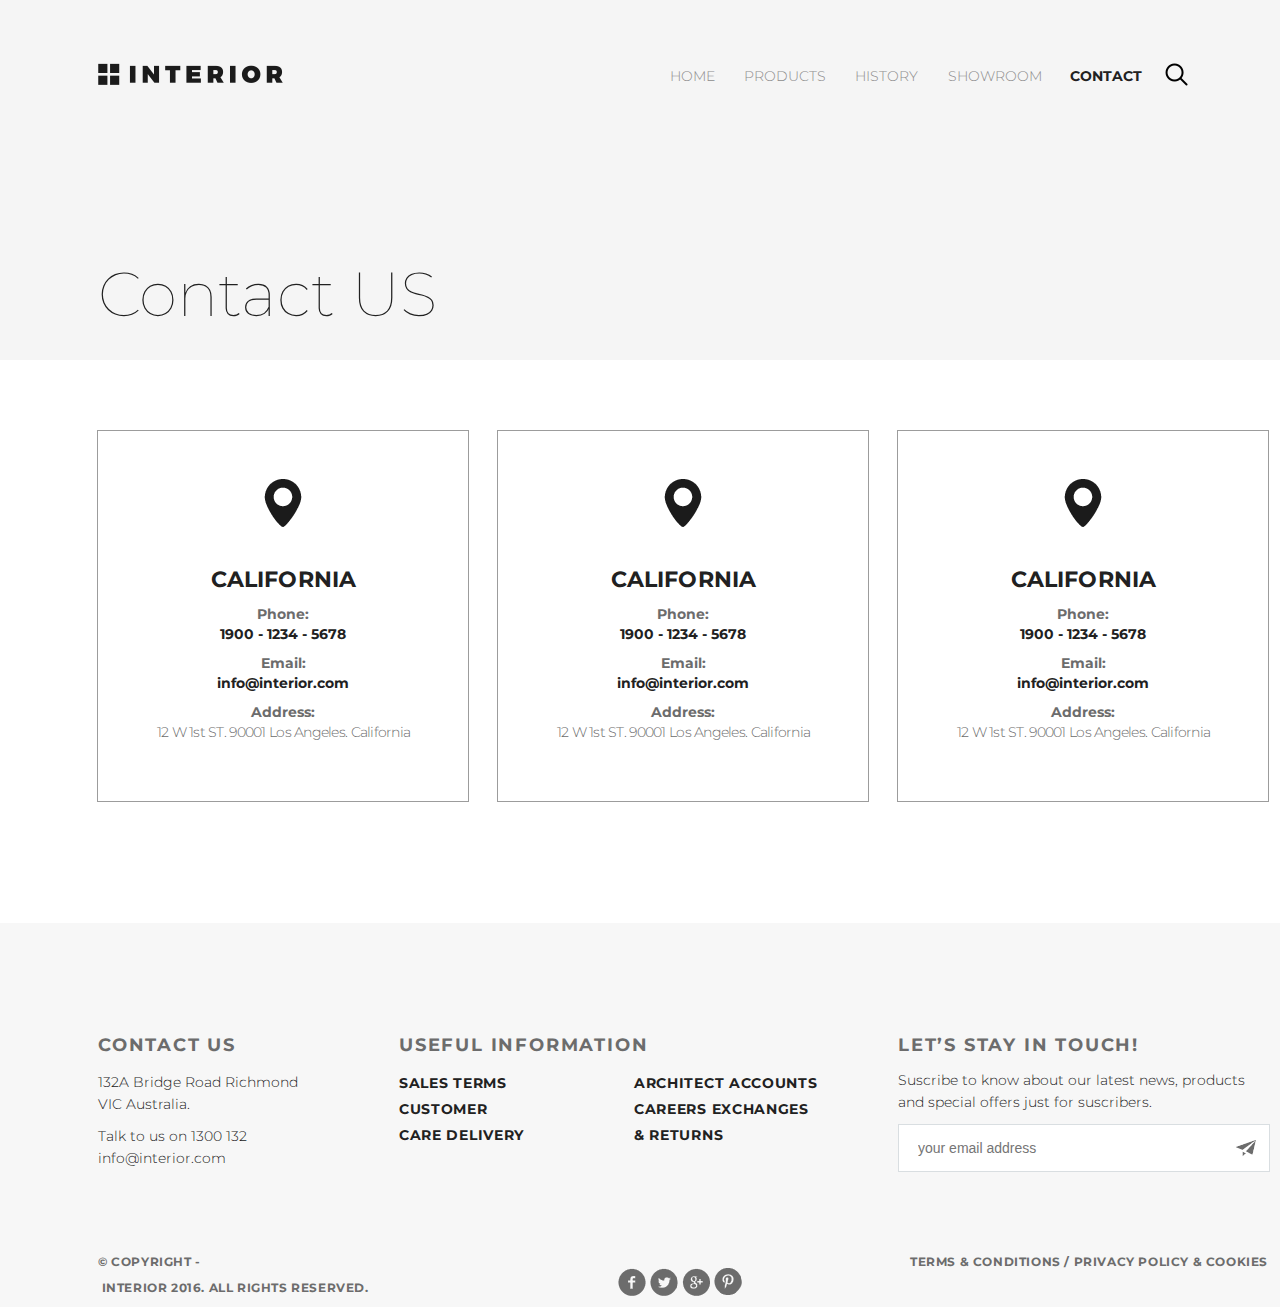
<file: contact.html>
<!doctype html>
<html lang="en">
<head>
    <meta charset="UTF-8">
    <title>INTERIOR-Contact</title>
    <link rel="stylesheet" href="main.css">
</head>
<body>
<div class="container">
    <div class="hero_back">
        <div class="navbar">
            <div class="logo_div">
                <a href="index.html">
                    <img class="logo" src="img/logo.png" alt="error_logo">
                </a>
            </div>
            <div class="menu_div">
                <ul class="menu">
                    <li class="home"><a href="index.html">HOME</a></li>
                    <li class="product"><a href="product.html">PRODUCTS</a></li>
                    <li class="history"><a href="#">HISTORY</a></li>
                    <li class="showroom"><a href="#">SHOWROOM</a></li>
                    <li class="contact active"><a href="contact.html">CONTACT</a></li>
                </ul>
            </div>
            <div class="search_logo">
                <a href="#"><img src="img/search.png" alt="search_logo"></a>
            </div>
        </div>
        <div class="contact_us">
            <h1>Contact US</h1>
        </div>
    </div>
    <div class="location">
        <div class="loc">
            <a href="#"><img src="img/label.png" alt="error_label"></a>
            <div class="info">
                <h1>CALIFORNIA</h1>
                <h3>Phone:</h3>
                <p>1900 - 1234 - 5678</p>
                <h3>Email:</h3>
                <p>info@interior.com</p>
                <h3>Address:</h3>
                <p class="gray">12 W 1st ST. 90001 Los Angeles. California</p>
            </div>
        </div><div class="loc">
            <a href="#"><img src="img/label.png" alt="error_label"></a>
            <div class="info">
                <h1>CALIFORNIA</h1>
                <h3>Phone:</h3>
                <p>1900 - 1234 - 5678</p>
                <h3>Email:</h3>
                <p>info@interior.com</p>
                <h3>Address:</h3>
                <p class="gray">12 W 1st ST. 90001 Los Angeles. California</p>
            </div>
        </div><div class="loc">
        <a href="#"><img src="img/label.png" alt="error_label"></a>
        <div class="info">
            <h1>CALIFORNIA</h1>
            <h3>Phone:</h3>
            <p>1900 - 1234 - 5678</p>
            <h3>Email:</h3>
            <p>info@interior.com</p>
            <h3>Address:</h3>
            <p class="gray">12 W 1st ST. 90001 Los Angeles. California</p>
        </div>
        </div>
    </div>
    <div class="footer">
        <div class="twooo">
            <div class="one">
                <h3>Contact Us</h3>
                <p>132A Bridge Road Richmond VIC Australia.</p>
                <p>Talk to us on 1300 132 info@interior.com</p>
            </div>
            <div class="two">
                <h3>Useful Information</h3>
                <div class="links-1">
                    Sales terms
                    Customer care
                    Delivery
                </div>
                <div class="links-2">
                    Architect accounts
                    Careers
                    Exchanges &amp; returns
                </div>
            </div>
            <div class="tree">
                <h3>Let’s&nbsp;Stay&nbsp;in&nbsp;Touch!</h3>
                <p>Suscribe to know about our latest news, products and special offers just for suscribers.</p>
                <br>
                <form class="form" action="#">
                    <div class="email_input">
                        <input type="email" placeholder="your email address">
                        <input type="submit" value="">
                    </div>
                </form>
            </div>
        </div>
        <div class="latest">
            <div class="latest_1"><p class="copy">©&nbsp;Copyright&nbsp;-&nbsp;INTERIOR&nbsp;2016.&nbsp;All&nbsp;Rights&nbsp;Reserved.</p>
            </div><div class="icons-wrap">
            <a href="https://www.facebook.com/" target="_blank"><img src="img/icon-facebook.png" alt="error_facebookico"></a>
            <a href="https://vk.com" target="_blank"><img src="img/icon-twitter.png" alt="error_twitterico"></a>
            <a href="https://www.youtube.com" target="_blank"><img src="img/icon-google.png" alt="error_googleico"></a>
            <a href="https://www.instagram.com" target="_blank"><img src="img/icon-pinterest.png" alt="error_pinterestico"></a>
        </div><div class="latest_2">
            <a href=""> <p class="term">Terms &amp; Conditions  /  Privacy policy &amp; Cookies</p></a>
        </div>
        </div>
    </div>
</div>
</body>
</html>
</file>
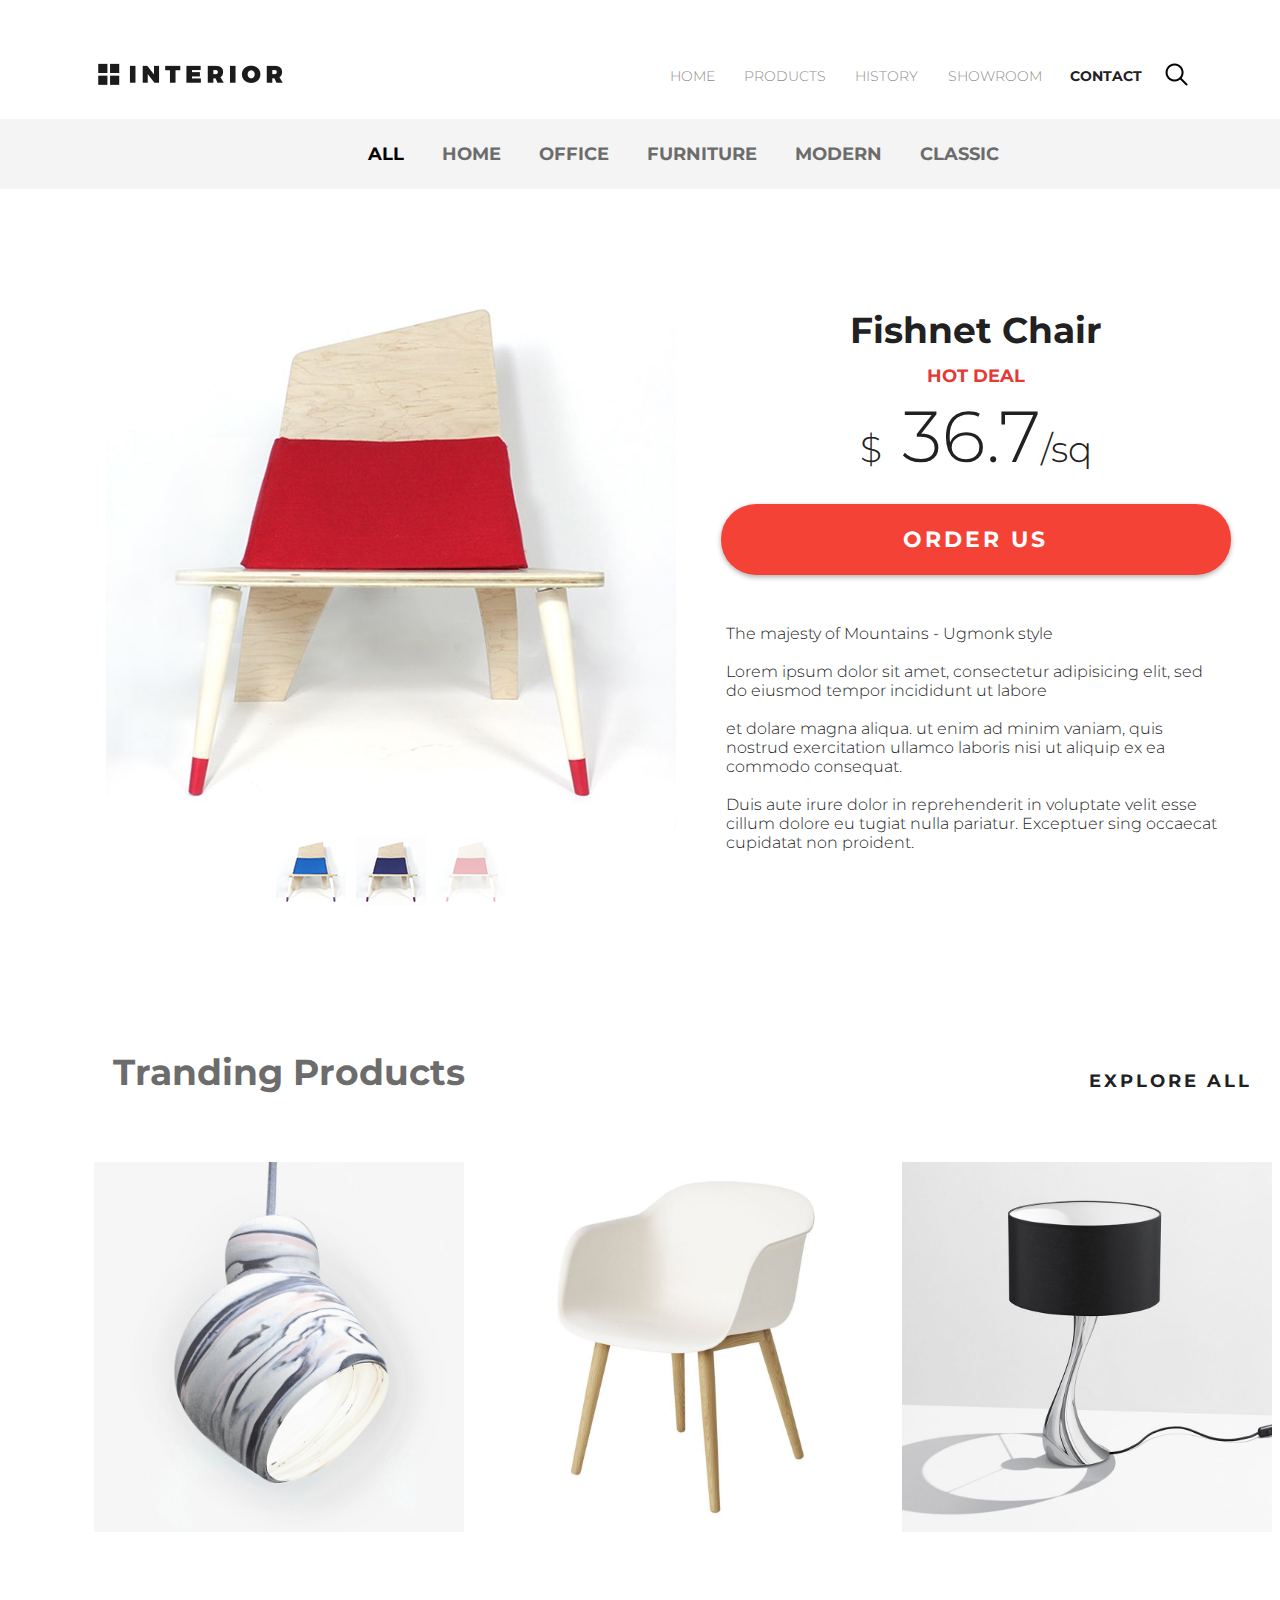
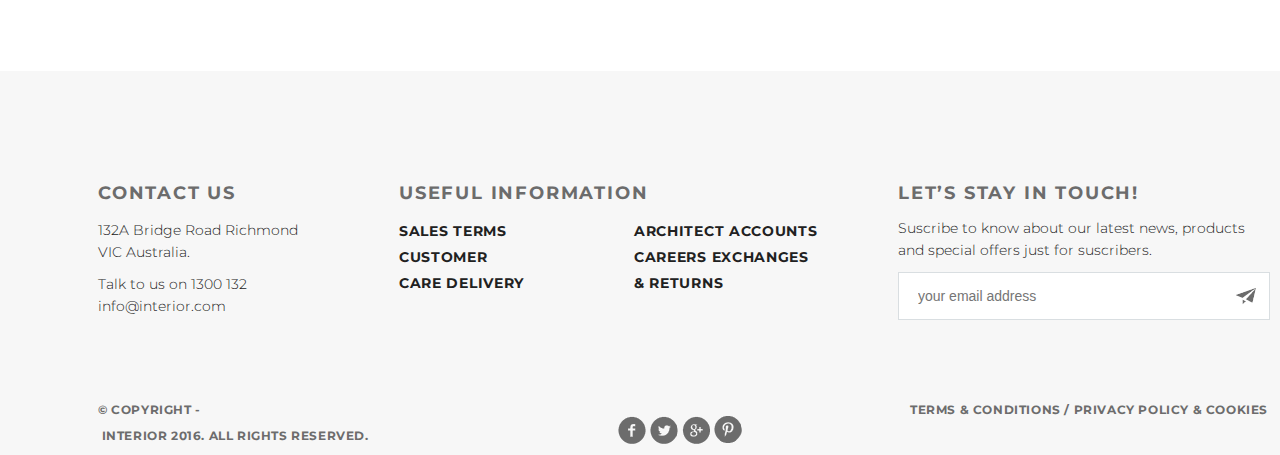
<file: product-deals.html>
<!DOCTYPE html>
<html lang="en">
<head>
    <meta charset="UTF-8">
    <title>Product-deals</title>
    <link rel="stylesheet" href="main.css">
</head>
<body>
<div class="container">
    <div class="header_deals">
        <div class="navbar">
            <div class="logo_div">
                <a href="index.html">
                    <img class="logo" src="img/logo.png" alt="error_logo">
                </a>
            </div>
            <div class="menu_div">
                <ul class="menu">
                    <li class="home"><a href="index.html">HOME</a></li>
                    <li class="product"><a href="product.html">PRODUCTS</a></li>
                    <li class="history"><a href="#">HISTORY</a></li>
                    <li class="showroom"><a href="#">SHOWROOM</a></li>
                    <li class="contact active"><a href="contact.html">CONTACT</a></li>
                </ul>
            </div>
            <div class="search_logo">
                <a href="#"><img src="img/search.png" alt="search_logo"></a>
            </div>
        </div>
    </div>
    <div class="product_deals">
        <div class="links_deals">
            <ul class="menu_deals">
                <li class="active"><a href="#">ALL</a></li>
                <li><a href="#">HOME</a></li>
                <li><a href="#">OFFICE</a></li>
                <li><a href="#">FURNITURE</a></li>
                <li><a href="#">MODERN</a></li>
                <li><a href="#">CLASSIC</a></li>
            </ul>
        </div>
    </div>
    <div class="product_slider">
        <div class="slider_img">
            <div class="basic_img">
                <img src="img/slider1.jpg" alt="error_slider">
            </div>
            <div class="color_option">
                <ul>
                    <li><a href="#"><img src="img/controll.png" alt="error_img"></a></li><li><a href="#"><img src="img/controll11.png" alt="error_img"></a></li><li><a href="#"><img src="img/controll2.png" alt="error_img"></a></li>
                </ul>
            </div>
        </div><div class="slider_description">
            <h1>Fishnet Chair</h1>
            <h3>HOT DEAL</h3>
            <p class="p_1">$</p><p class="p_2">36.7</p><p class="p_1">/sq</p>
            <div class="order_red">
                <a href="#">ORDER US</a>
            </div>
            <div class="p_description">
                <p>The majesty of Mountains - Ugmonk style<br><br>Lorem ipsum dolor sit amet, consectetur adipisicing elit, sed do eiusmod tempor incididunt ut labore<br><br>
                    et dolare magna aliqua. ut enim ad minim vaniam, quis nostrud exercitation ullamco laboris nisi ut aliquip ex ea commodo consequat.<br><br>
                    Duis aute irure dolor in reprehenderit in voluptate velit esse cillum dolore eu tugiat nulla pariatur. Exceptuer sing occaecat cupidatat non proident.</p>
                </div>
        </div>
    </div>
    <div class="related_product">
        <div class="heading">
            <div class="featured">
                <a href="#">Tranding Products</a>
            </div><div class="explore">
            <a href="#">EXPLORE ALL</a>
        </div>
        </div>
        <div class="fix"></div>
        <div class="tranding_item">
            <div><a href="#"><img src="img/product-11.png" alt="error_item"></a></div>
            <div><a href="#"><img src="img/product-21.png" alt="error_item"></a></div>
            <div><a href="#"><img src="img/product-31.png" alt="error_item"></a></div>
        </div>
        <div class="related_fix"></div>
    </div>
    <div class="footer">
        <div class="twooo">
            <div class="one">
                <h3>Contact Us</h3>
                <p>132A Bridge Road Richmond VIC Australia.</p>
                <p>Talk to us on 1300 132 info@interior.com</p>
            </div>
            <div class="two">
                <h3>Useful Information</h3>
                <div class="links-1">
                    Sales terms
                    Customer care
                    Delivery
                </div>
                <div class="links-2">
                    Architect accounts
                    Careers
                    Exchanges &amp; returns
                </div>
            </div>
            <div class="tree">
                <h3>Let’s&nbsp;Stay&nbsp;in&nbsp;Touch!</h3>
                <p>Suscribe to know about our latest news, products and special offers just for suscribers.</p>
                <br>
                <form class="form" action="#">
                    <div class="email_input">
                        <input type="email" placeholder="your email address">
                        <input type="submit" value="">
                    </div>
                </form>
            </div>
        </div>
        <div class="latest">
            <div class="latest_1"><p class="copy">©&nbsp;Copyright&nbsp;-&nbsp;INTERIOR&nbsp;2016.&nbsp;All&nbsp;Rights&nbsp;Reserved.</p>
            </div><div class="icons-wrap">
            <a href="https://www.facebook.com/" target="_blank"><img src="img/icon-facebook.png" alt="error_facebookico"></a>
            <a href="https://vk.com" target="_blank"><img src="img/icon-twitter.png" alt="error_twitterico"></a>
            <a href="https://www.youtube.com" target="_blank"><img src="img/icon-google.png" alt="error_googleico"></a>
            <a href="https://www.instagram.com" target="_blank"><img src="img/icon-pinterest.png" alt="error_pinterestico"></a>
        </div><div class="latest_2">
            <a href=""> <p class="term">Terms &amp; Conditions  /  Privacy policy &amp; Cookies</p></a>
        </div>
        </div>
    </div>
</div>

</body>
</html>
</file>
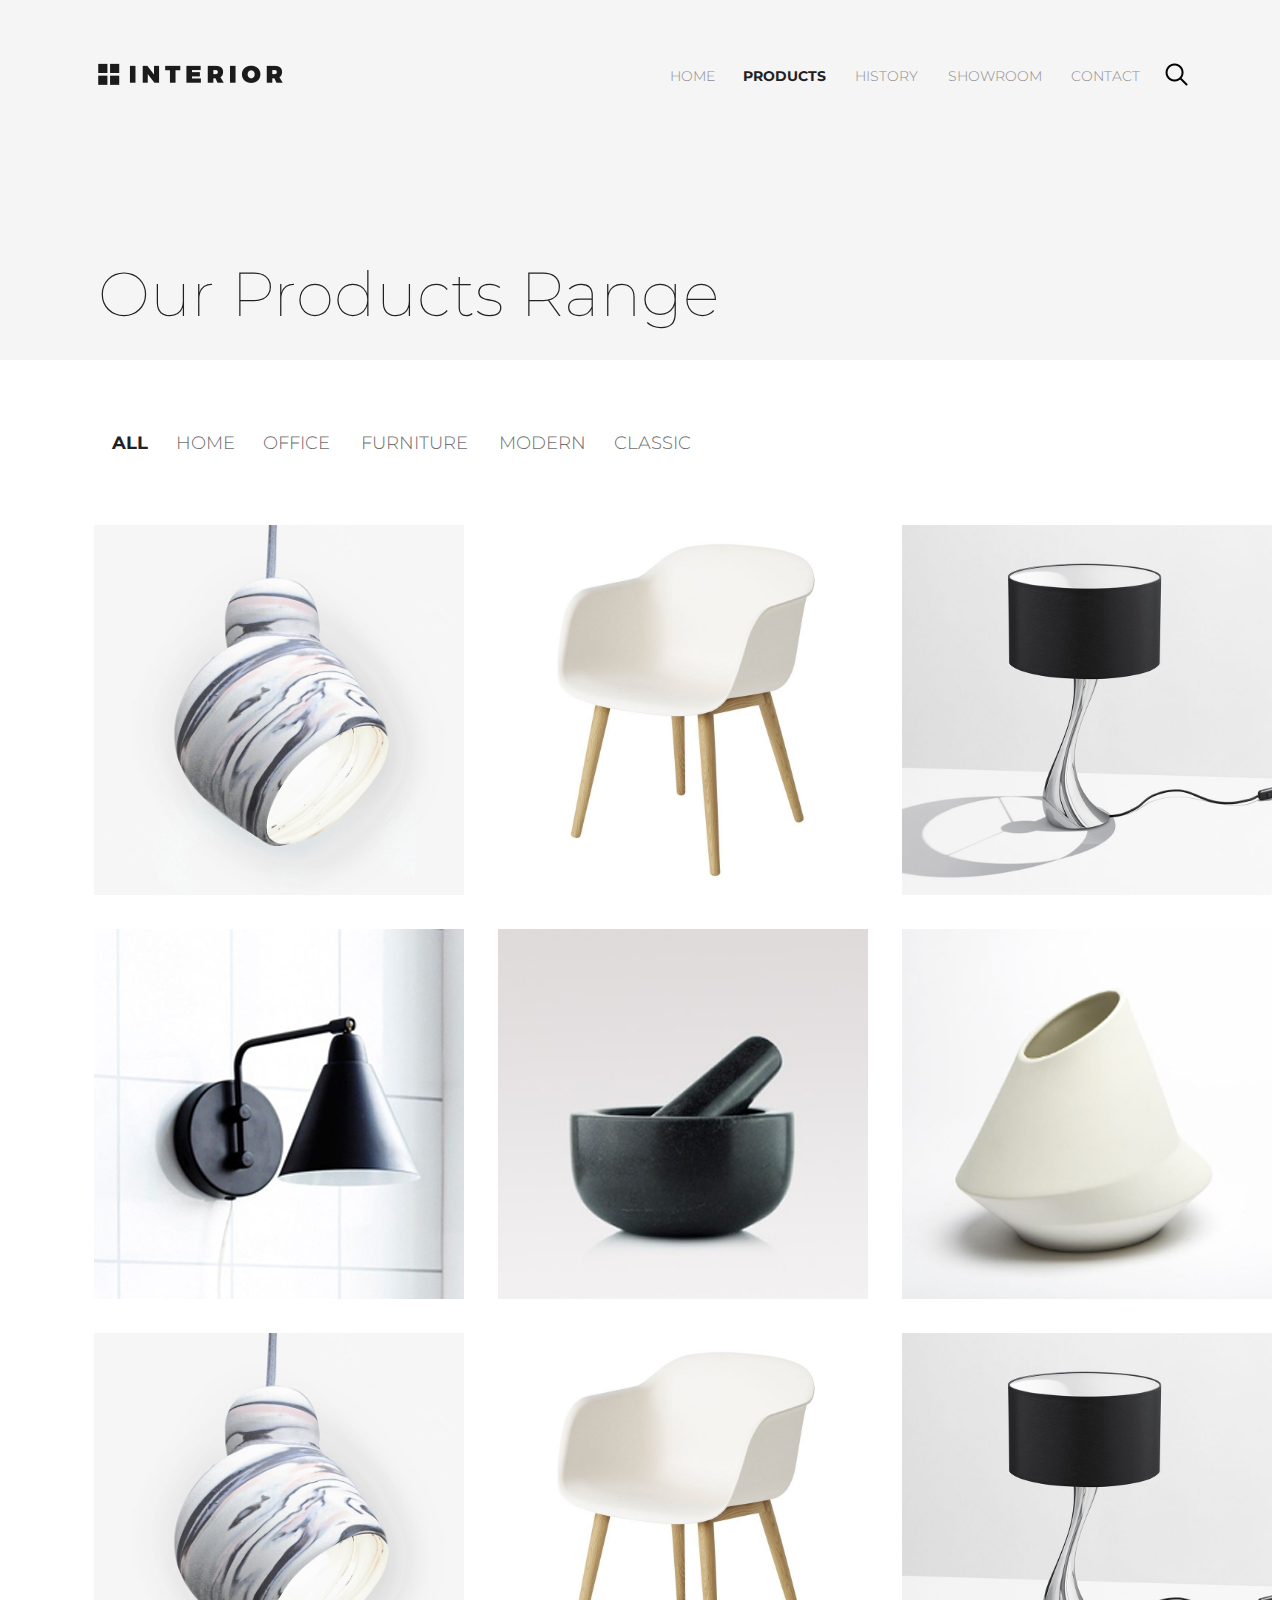
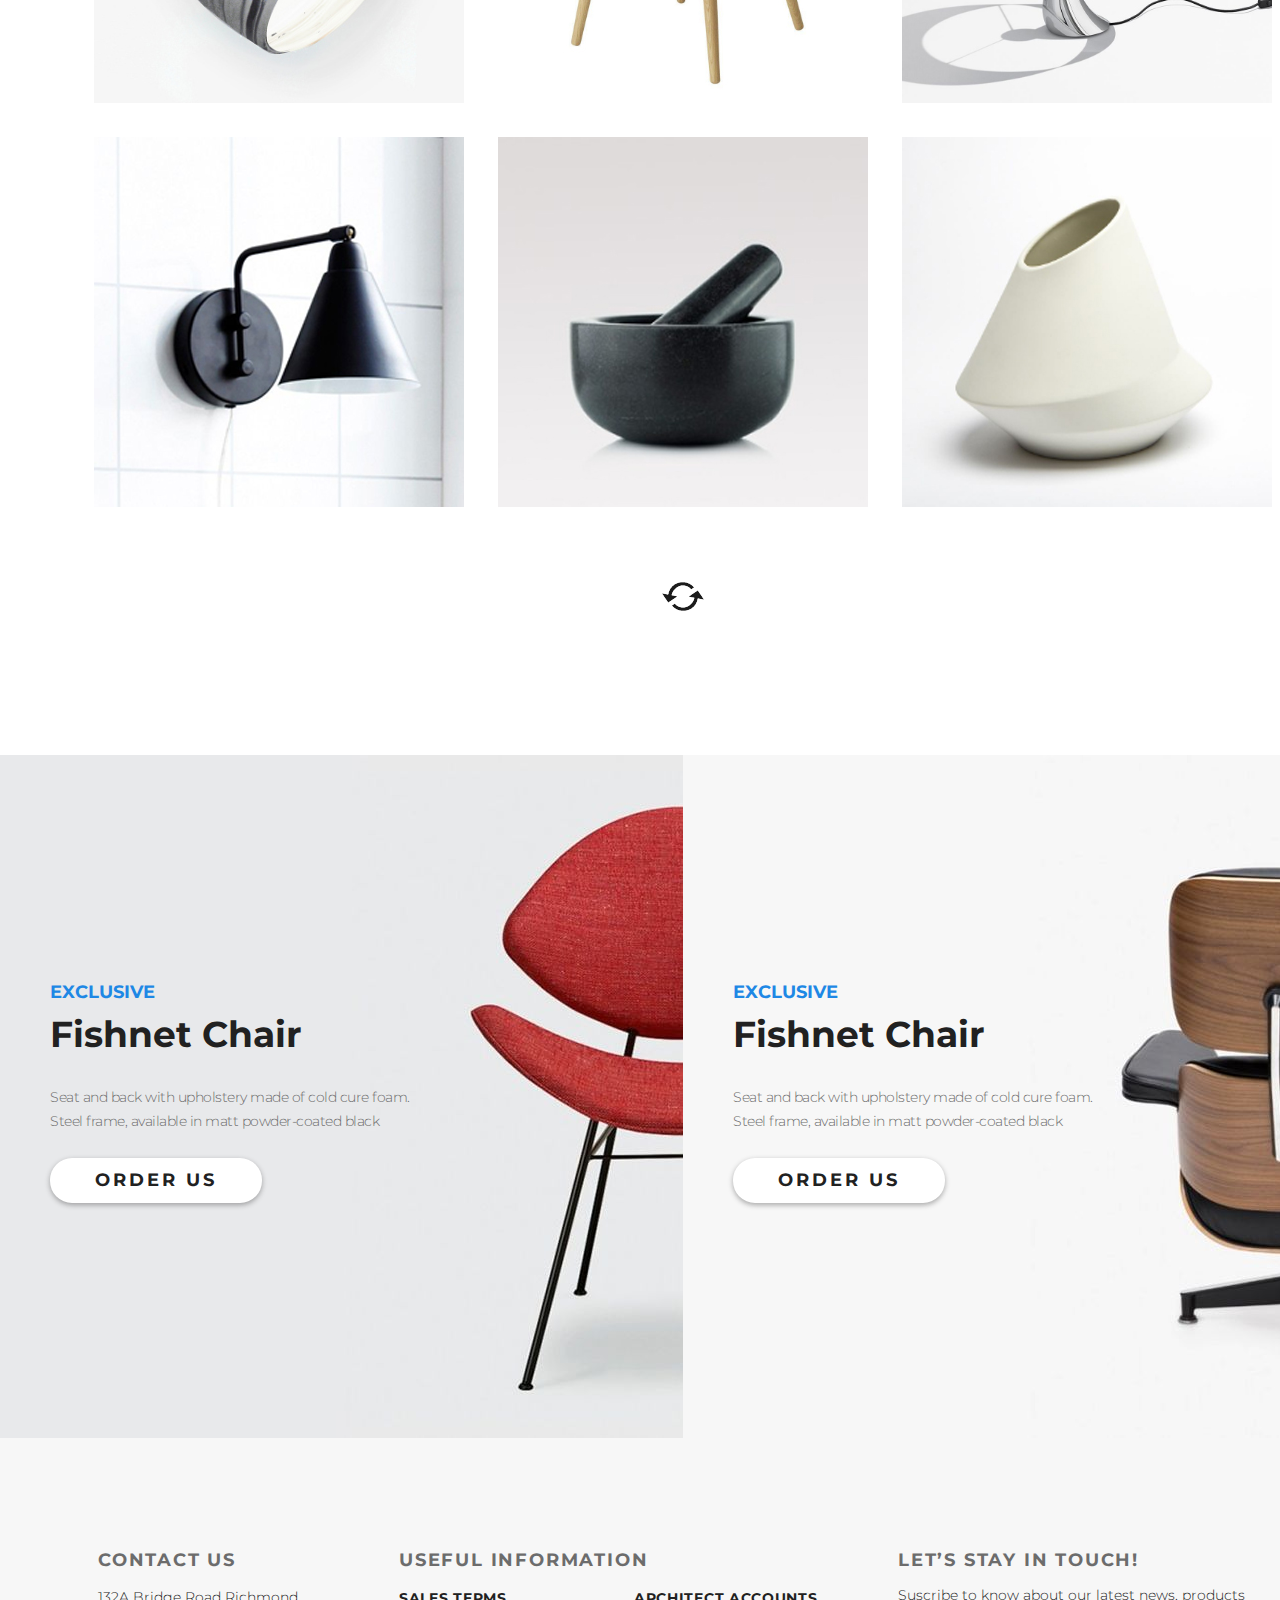
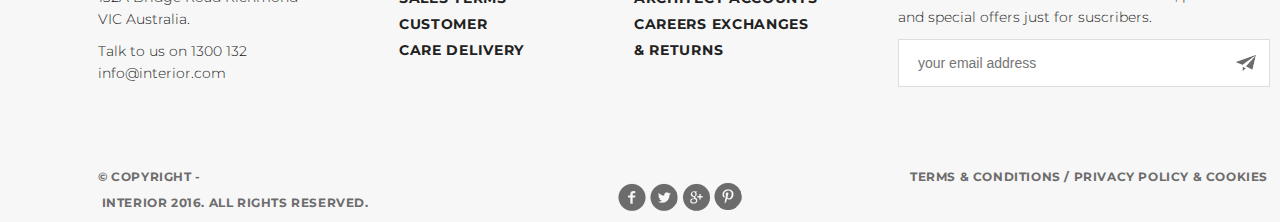
<file: product.html>
<!doctype html>
<html lang="en">
<head>
    <meta charset="UTF-8">
    <title>INTERIOR-Product</title>
    <link rel="stylesheet" href="main.css">
</head>
<body>
<div class="container">
    <div class="hero_back">
        <div class="navbar">
            <div class="logo_div">
                <a href="index.html">
                    <img class="logo" src="img/logo.png" alt="error_logo">
                </a>
            </div>
            <div class="menu_div">
                <ul class="menu">
                    <li class="home"><a href="index.html">HOME</a></li>
                    <li class="product active"><a href="product.html">PRODUCTS</a></li>
                    <li class="history"><a href="#">HISTORY</a></li>
                    <li class="showroom"><a href="#">SHOWROOM</a></li>
                    <li class="contact"><a href="contact.html">CONTACT</a></li>
                </ul>
            </div>
            <div class="search_logo">
                <a href="#"><img src="img/search.png" alt="search_logo"></a>
            </div>
        </div>
        <div class="product_range">
            <h1>Our Products Range </h1>
        </div>
    </div>
    <div class="tab_control">
        <div class="div_tabmenu">
            <ul class="menu_tab">
                <li class="all active"><a href="#">ALL</a></li>
                <li class="home_menu"><a href="#">HOME</a></li>
                <li class="office"><a href="#">OFFICE</a></li>
                <li class="furniture"><a href="#">FURNITURE</a></li>
                <li class="modern"><a href="#">MODERN</a></li>
                <li class="classic"><a href="#">CLASSIC</a></li>
            </ul>
        </div>
        <div class="clearfix"></div>
        <div class="tranding_item">
            <div><a href="#"><img src="img/product-11.png" alt="error_item"></a></div>
            <div><a href="#"><img src="img/product-21.png" alt="error_item"></a></div>
            <div><a href="#"><img src="img/product-31.png" alt="error_item"></a></div>
            <div><a href="#"><img src="img/product-41.png" alt="error_item"></a></div>
            <div><a href="#"><img src="img/product-5.png" alt="error_item"></a></div>
            <div><a href="#"><img src="img/product-6.png" alt="error_item"></a></div>
            <div><a href="#"><img src="img/product-11.png" alt="error_item"></a></div>
            <div><a href="#"><img src="img/product-21.png" alt="error_item"></a></div>
            <div><a href="#"><img src="img/product-31.png" alt="error_item"></a></div>
            <div><a href="#"><img src="img/product-41.png" alt="error_item"></a></div>
            <div><a href="#"><img src="img/product-5.png" alt="error_item"></a></div>
            <div><a href="#"><img src="img/product-6.png" alt="error_item"></a></div>
        </div>
        <div class="refresh">
            <a href="#"><img src="img/refresh.png" alt=""></a>
        </div>
    </div>
    <div class="promo">
        <div class="left">
            <div class="header_left">
                <div class="text_exclusive">
                    <h3>EXCLUSIVE</h3>
                    <h1>Fishnet Chair</h1>
                    <p>Seat and back with upholstery made of cold cure foam. Steel frame, available in matt powder-coated black</p>
                </div>
                <div class="order_us">
                    <a href="#">ORDER US</a>
                </div>
            </div>
        </div><div class="right">
        <div class="header_right">
            <div class="text_exclusive">
                <h3>EXCLUSIVE</h3>
                <h1>Fishnet Chair</h1>
                <p>Seat and back with upholstery made of cold cure foam. Steel frame, available in matt powder-coated black</p>
            </div>
            <div class="order_us">
                <a href="#">ORDER US</a>
            </div>
        </div>
    </div>
    </div>
    <div class="footer">
        <div class="twooo">
            <div class="one">
                <h3>Contact Us</h3>
                <p>132A Bridge Road Richmond VIC Australia.</p>
                <p>Talk to us on 1300 132 info@interior.com</p>
            </div>
            <div class="two">
                <h3>Useful Information</h3>
                <div class="links-1">
                    Sales terms
                    Customer care
                    Delivery
                </div>
                <div class="links-2">
                    Architect accounts
                    Careers
                    Exchanges &amp; returns
                </div>
            </div>
            <div class="tree">
                <h3>Let’s&nbsp;Stay&nbsp;in&nbsp;Touch!</h3>
                <p>Suscribe to know about our latest news, products and special offers just for suscribers.</p>
                <br>
                <form class="form" action="#">
                    <div class="email_input">
                        <input type="email" placeholder="your email address">
                        <input type="submit" value="">
                    </div>
                </form>
            </div>
        </div>
        <div class="latest">
            <div class="latest_1"><p class="copy">©&nbsp;Copyright&nbsp;-&nbsp;INTERIOR&nbsp;2016.&nbsp;All&nbsp;Rights&nbsp;Reserved.</p>
            </div><div class="icons-wrap">
            <a href="https://www.facebook.com/" target="_blank"><img src="img/icon-facebook.png" alt="error_facebookico"></a>
            <a href="https://vk.com" target="_blank"><img src="img/icon-twitter.png" alt="error_twitterico"></a>
            <a href="https://www.youtube.com" target="_blank"><img src="img/icon-google.png" alt="error_googleico"></a>
            <a href="https://www.instagram.com" target="_blank"><img src="img/icon-pinterest.png" alt="error_pinterestico"></a>
        </div><div class="latest_2">
            <a href=""> <p class="term">Terms &amp; Conditions  /  Privacy policy &amp; Cookies</p></a>
        </div>
        </div>
    </div>
</div>
</body>
</html>
</file>
<file: main.css>
@import url("https://fonts.googleapis.com/css?family=Montserrat:100,300,700");

body {
    font-family: Montserrat, sans-serif;
    background-image: url("img/home-page Background.png");
}

* {
    margin:0;
    padding: 0;
}

.container {
    width: 1366px;
    margin: 0 auto;
}

.header {
    height: 800px;
    background-image: url(img/slider-img.jpg);
}
.navbar {
    height: 27px;
    width: 1101px;
    margin-left: 98px;
    padding-top: 63px;
}

.logo_div {
    display: inline-block;
    vertical-align: top;
}

.menu li {
    float: left;
    list-style-type: none;
    height: 30px;
}

.home {
    width: 74px;
}
.product {
    width: 111px;
}

.history {
    width: 93px;
}

.showroom {
    width: 123px;
}

.contact {
    width: 99px;
}

.menu li a {
    font-family: Montserrat, sans-serif;
    color: #8c8c8c;
    font-size: 14px;
    font-weight: 300;
    line-height: 27px;
    text-decoration: none;
    padding: 0 14px 10px 14px;
    display: inline-block;
    height: 27px;
    text-transform: uppercase;
}

.menu li.active a,
.menu_tab li.active a {
    color:  #212121;
    font-weight: 700;
    /*border-bottom: 3px solid black;*/
}

.menu li a:hover,
.menu_tab li a:hover {
    color:  #212121;
    font-weight: 700;
    border-bottom: 3px solid black;
}

.menu_div {
    display: inline-block;
    margin-left: 368px;
    text-align: center;
}

.search_logo {
    display: inline-block;
    vertical-align: top;
    padding: 0 6px 10px 6px;
}

.search_logo:hover {
    border-bottom: 3px solid black;
}

.text_tranding,
.text_deal {
    width: 458px;
    padding-top: 288px;
    padding-left: 98px;
}

.text_tranding h3,
.text_deal h3 {
    color:  #43a047;
    font-size: 18px;
    font-weight: 700;
    line-height: 48px;
    text-align: left;
}

.text_tranding h1,
.text_deal h1 {
    color:  #212121;
    font-size: 62px;
    font-weight: 100;
    line-height: 72px;
    letter-spacing: -5px;
    margin-bottom: 10px;
}

.text_tranding p,
.text_deal p {
    color:  #6c6c6c;
    font-size: 14px;
    font-weight: 300;
    line-height: 24px;
    margin-bottom: 25px;
    letter-spacing: -0.5px;
}

.order_us {
    display: block;
    background-color: #ffffff;
    box-shadow: 0px 2px 4.85px 0.15px rgba(33, 33, 33, 0.35);
    width: 212px;
    height: 45px;
    border-radius: 22px;
    margin-left: 98px;
}

.order_us:active {
    box-shadow: none;
}

.order_us:hover {
    background: #ffffff url("img/arrow.png")no-repeat 173px 16px;
}

.order_us a {
    display: block;
    text-decoration: none;
    text-align: center;
    line-height: 45px;
    width: 212px;
    height: 45px;
    color:  #212121;
    font-size: 18px;
    font-weight: 700;
    letter-spacing: 3px;
    border-radius: 22px;
}

.order_us a:hover {
    text-decoration: none;
    text-align: left;
    line-height: 45px;
    color:  #212121;
    font-size: 18px;
    font-weight: 700;
    letter-spacing: 3px;
    padding-left: 31px;
}

.navi {
    margin: 116px auto 19px;
}
.navi a{
    display: block;
    width: 120px;
    height: 40px;
    margin: 0 auto;
}

.navi a:hover {
    background: url("img/active_navi.png") no-repeat center;
}

.featured_product {
    width: 1366px;
    margin: 107px 0 120px 0;
}

.heading {
    height: 48px;
    width: 1171px;
    margin: 0 auto;
}

.featured {
    display: inline-block;
}

.explore {
    display: inline-block;
    float: right;
}

.explore_active {
    display: inline-block;
    width: 24px;
}

.featured a {
    text-decoration: none;
    color:  #6c6c6c;
    font-size: 36px;
    font-weight: 700;
    padding: 0 15px 10px 15px;
    /*border-bottom: 1px solid black;*/
}

.explore a {
    display: block;
    text-decoration: none;
    margin-top: 20px;
    color:  #212121;
    font-size: 18px;
    font-weight: 700;
    width: 180px;
    letter-spacing: 3px;
}

.featured a:hover,
.new a:hover {
    color: #212121;
    font-weight: 700;
    border-bottom: 3px solid black;
}

.explore a:hover {
    background: url("img/arrow.png") no-repeat right;
}

.item {
    padding-top: 60px;
    text-align: center;
}

.item .item1,
.item .item2,
.item .item3,
.item .item4 {
    display: inline-block;
    margin: 0 15px;
    width: 270px;
    height: 270px;
    position: relative;
}

.h2 {
    position: absolute;
    top: 62px;
    left: 111px;
    height: 48px;
    width: 48px;
    box-shadow: 0px 2px 4.85px 0.15px rgba(33, 33, 33, 0.35);
    border-radius: 24px;
    background: #ffffff url("img/arrow-1.png") no-repeat center;
    z-index: -1;
}

.item1 h3,
.item2 h3,
.item3 h3,
.item4 h3 {
    position: absolute;
    top: 129px;
    width: 270px;
    z-index: -1;
    color: #212121;
    font-size: 21.91px;
    font-weight: 700;
    transform: scaleX(1.0041);
}

.item1 p,
.item2 p,
.item3 p,
.item4 p {
    position: absolute;
    top: 169px;
    width: 270px;
    z-index: -1;
    color: #6c6c6c;
    font-size: 13.94px;
    font-weight: 300;
    transform: scaleX(1.0041);
}

.item1 h2 h3 p:hover,
.item2 h2 h3 p:hover,
.item3 h2 h3 p:hover,
.item4 h2 h3 p:hover {
    z-index: 1;
}

.item1 img:hover,
.item2 img:hover,
.item3 img:hover,
.item4 img:hover {
    opacity: 0.1;
}

.item .item1:hover,
.item .item2:hover,
.item .item3:hover,
.item .item4:hover {
    outline: 1px solid #9c9c9c;
}

.promo {
    width: 1366px;
    height: 683px;
}

.text_exclusive {
    padding-left: 50px;
    padding-top: 228px;
}

.text_exclusive h3 {
    color:  #1e88e5;
    font-size: 18px;
    font-weight: 700;
    line-height: 18px;
    text-align: left;
    margin-bottom: 10px;
}

.text_exclusive h1 {
    color:  #212121;
    font-size: 36px;
    font-weight: 700;
    line-height: 46px;
    margin-bottom: 28px;
}

.text_exclusive p {
    color:  #6c6c6c;
    font-size: 14px;
    font-weight: 300;
    line-height: 24px;
    margin-bottom: 25px;
    letter-spacing: -0.5px;
}

.header_left .order_us,
.header_right .order_us,
.left_exclusive .order_us {
    display: block;
    background-color: #ffffff;
    box-shadow: 0px 2px 4.85px 0.15px rgba(33, 33, 33, 0.35);
    width: 212px;
    height: 45px;
    border-radius: 22px;
    margin-left: 50px;
}

.text_exclusive .order_us a {
    display: block;
    text-decoration: none;
    text-align: center;
    line-height: 45px;
    width: 212px;
    height: 45px;
    color:  #212121;
    font-size: 18px;
    font-weight: 700;
    letter-spacing: 3px;
}

.text_exclusive .order_us a:hover {
    text-decoration: none;
    text-align: left;
    line-height: 45px;
    color:  #212121;
    font-size: 18px;
    font-weight: 700;
    letter-spacing: 3px;
    padding-left: 31px;
}

.text_exclusive .order_us a:active {
    box-shadow: none;
}
.left {
    display: inline-block;
    height: 683px;
    width: 683px;
    background: url("img/promo-img1.jpg") center;
}
.right {
    display: inline-block;
    height: 683px;
    width: 683px;
    background: url("img/promo-img.jpg") center;
}

.header_left,
.header_right {
    width: 424px;
}

.tranding_products {
    width: 1366px;
    height: 888px;
    padding: 110px 0px;
}

.tranding_products .heading {
    width: 1171px;
    margin: 0 auto;
}

.fix {
    height: 49px;
}

.tranding_item div {
    display: inline-block;
    padding: 15px;
    margin: 0 auto;
}

.hot_deal {
    background: url("img/slider.png");
    height: 800px;
    width: 1366px;
}

.text_deal h3 {
    color:  #e53935;
}

.hot_deal .navi {
    margin-top: 205px;
}

.exclusive {
    padding: 120px 98px;
    height: 570px;
}
.left_div {
    width: 570px;
    height: 570px;
    display: inline-block;
}

.right_div {
    width: 600px;
    height: 570px;
    display: inline-block;
    float: right;
}

.right_div a {
    display: inline-block;
    padding-left: 30px;
    padding-bottom: 26px;
}

.left_div {
    background: url("img/product-1-lg.jpg");
}

.left_exclusive .text_exclusive {
    padding-left: 31px;
    padding-top: 186px;
    width: 336px;
}

.left_exclusive .order_us {
    margin-left: 31px;
}

.mobile {
    height: 510px;
    background-image: url("img/back-img.jpg");
}

.mobile > .text {
    width: 407px;
    margin-top: 110px;
    margin-left: 98px;
    float: left;
}

.mobile > .text h3 {
    color: #6c6c6c;
    font-size: 18px;
    font-weight: 700;
    line-height: 48px;
    text-transform: uppercase;
}

.mobile > .text h1 {
    color: #212121;
    font-size: 62px;
    font-weight: 100;
    line-height: 72px;
    letter-spacing: -5px;
    text-transform: uppercase;
}

.mobile > .text p {
    height: 45px;
    color: #6c6c6c;
    font-size: 22px;
    font-weight: 300;
    line-height: 24px;
    letter-spacing: -0.6px;
}

.mobile > .text a {
    display: inline-block;
    width: 135px;
    height: 40px;
    border-radius: 3px;
}

.mobile > .text a:nth-of-type(1) {
    background-image: url("img/app-store.jpg");
}

.mobile > .text a:nth-of-type(2) {
    background-image: url("img/google-play.jpg");
}

.footer {
    clear: both;
    background-color: #f7f7f7;
    padding: 110px 98px 30px 98px;
    width: 1170px;
    height: 244px;
}

.footet {
    width: 1366px;
    padding-top: 120px;
    padding-left: 99px;
}

.one {
    width: 221px;
    height: 139px;
    float: left;
}

.one h3 {
    color: #6c6c6c;
    font-family: Montserrat, sans-serif;
    font-size: 18px;
    font-weight: 700;
    line-height: 24px;
    text-transform: uppercase;
    letter-spacing: 1.8px;
    margin-bottom: 14px;
}

.one p {
    margin-top: 10px;
    color: #212121;
    font-family: Montserrat, sans-serif;
    font-size: 14px;
    font-weight: 300;
    line-height: 22px;
}

.two {
    margin-left: 80px;
    width: 422px;
    height: 101px;
    float: left;
}

.two h3 {
    margin-bottom: 13px;
    color: #6c6c6c;
    font-family: Montserrat, sans-serif;
    font-size: 18px;
    font-weight: 700;
    line-height: 24px;
    text-transform: uppercase;
    letter-spacing: 1.8px;
}

.links-1 {
    float: left;
    width: 132px;
    height: 62px;
    color: #212121;
    font-family: Montserrat, sans-serif;
    font-size: 14px;
    font-weight: 700;
    line-height: 26px;
    text-transform: uppercase;
    letter-spacing: 0.7px;
}

.links-2 {
    margin-left: 103px;
    float: left;
    width: 187px;
    height: 63px;
    color: #212121;
    font-family: Montserrat, sans-serif;
    font-size: 14px;
    font-weight: 700;
    line-height: 26px;
    text-transform: uppercase;
    letter-spacing: 0.7px;
}

.tree {
    margin-left: 77px;
    float: left;
    width: 370px;
    height: 147px;
}

.tree h3 {
    width: 230px;
    height: 13px;
    color: #6c6c6c;
    font-family: Montserrat, sans-serif;
    font-size: 18px;
    font-weight: 700;
    line-height: 24px;
    text-transform: uppercase;
    letter-spacing: 1.8px;
    margin-bottom: 23px;
}

.tree p {
    width: 363px;
    height: 36px;
    color: #212121;
    font-family: Montserrat, sans-serif;
    font-size: 14px;
    font-weight: 300;
    line-height: 22px;
}

.latest {
    clear: both;
    padding-top: 69px;
}
.email_input {
    width: 370px;
    height: 46px;
    min-height: 20px;
    border: 1px solid #d9dee1;
    background-color: #ffffff;
}

input[type="email"] {
    margin-top: 12px;
    margin-left: 19px;
    border: none;
    outline: none;
    width: 274px;
    color: #6c6c6c;
    font-size: 14px;
    font-weight: 300;
    line-height: 22px;
}

input[type="submit"] {
    float: right;
    width: 47px;
    height: 46px;
    border: none;
    background: #ffffff url("img/form.png") no-repeat center;
}

input[type="submit"]:hover {
    cursor: pointer;
}

input[type="submit"]:focus {
    outline: none;
}

.copy {
    width: 362px;
    height: 9px;
    color: #6c6c6c;
    font-family: Montserrat, sans-serif;
    font-size: 12px;
    font-weight: 700;
    line-height: 26px;
    text-transform: uppercase;
    letter-spacing: 0.6px;
}

.latest_1 {
    display: inline-block;
    width: 362px;
    height: 28px;
}
.icons-wrap {
    display: inline-block;
    width: 129px;
    height: 28px;
    vertical-align: bottom;
    margin-left: 158px;
}

.latest_2 {
    display: inline-block;
    height: 28px;
    float: right;
}
.latest_2 a {
    text-decoration: none;
}

.term {
    height: 12px;
    color: #6c6c6c;
    font-family: Montserrat, sans-serif;
    font-size: 12px;
    font-weight: 700;
    line-height: 26px;
    text-transform: uppercase;
    letter-spacing: 0.6px;
}

/*interior_product.html*/

.hero_back {
    width: 1366px;
    height: 360px;
    background-color:  #f5f5f5
}

.product_range,
.contact_us {
    margin-left: 98px;
    padding-top: 168px;
}

.product_range h1,
.contact_us h1 {
    color:  #212121;
    font-size: 62px;
    font-weight: 100;
    line-height: 72px;
    text-align: left;
}

.div_tabmenu {
    margin-left: 98px;
    margin-top:70px;
}


.menu_tab li {
    float: left;
    list-style-type: none;
    height: 30px;
}

.menu_tab li a {
    font-family: Montserrat, sans-serif;
    color: #6c6c6c;
    font-size: 18px;
    font-weight: 300;
    line-height: 26px;
    text-align: right;
    text-decoration: none;
    padding: 0 14px;
    display: inline-block;
    height: 36px;
    text-transform: uppercase;
}

.all {
    width: 64px;
}

.home_menu {
    width: 87px;
}

.office {
    width: 98px;
}

.furniture {
    width: 138px;
}

.modern {
    width: 115px;
}

.classic {
    width: 108px;
}

.tab_control .clearfix {
    clear: both;
    margin-bottom: 50px;
}

.tranding_item {
    text-align: center;
}

.refresh {
    margin-top: 56px;
    margin-bottom: 140px;
}
.refresh a{
    display: block;
    text-align: center;
}

.location {
    width: 1200px;
    height: 400px;
    margin: 56px auto 107px;
}

.loc {
    float: left;
    display: inline-block;
    width: 370px;
    height: 370px;
    margin: 15px;
    outline: 1px solid #9c9c9c;
}

.loc a {
    display: block;
    padding-top: 48px;
    text-align: center;
}

.info {
    display: block;
    text-align: center;
    width: 271px;
    height: 177px;
    margin: 34px auto 0;
}

.info h1 {
    color:  #212121;
    font-size: 22px;
    font-weight: 700;
    line-height: 30px;
    transform: scaleX(1.0041);
}

.info h3 {
    color: #6c6c6c;
    font-size: 14px;
    font-weight: 700;
    line-height: 20px;
    padding-top: 9px;
}

.info p {
    color:  #212121;
    font-size: 14px;
    font-weight: 700;
    line-height: 20px;
}

.info .gray {
    color:  #6c6c6c;
    font-size: 14px;
    font-weight: 300;
    line-height: 20px;
    transform: scaleX(1.0041);
    letter-spacing: -0.75px;
}

/*Product-Deals*/

.header_deals {
    height: 119px;
}

.links_deals {
    height: 70px;
    background-color:  #f4f4f4;
}
.menu_deals {
    height: 70px;
    text-align: center;
}

.menu_deals li {
    display: inline-block;
    list-style-type: none;
}

.menu_deals li a {
    color: #6c6c6c;
    font-size: 18px;
    font-weight: 700;
    text-decoration: none;
    padding: 0 17px;
    line-height: 70px;
    text-transform: uppercase;
    transform: scaleY(1.0006);
}

.menu_deals .active a {
    color: black;
}

.menu_deals li a:hover {
    color: black
;
}

.product_slider {
    width: 1170px;
    padding: 72px 98px 140px 98px;
}

.slider_img,
.slider_description {
    width: 50%;
    display: inline-block;
    text-align: center;
    vertical-align: top;
}

.color_option ul {
    text-align: center;
}

.color_option ul li {
    text-decoration: none;
    display: inline-block;
    padding: 0 5px;
}

.slider_description h1,
.slider_description h3 {
    font-weight: 700;
    text-align: center;
    transform: scaleY(1.0005);
}

.slider_description h1 {
    color:  #212121;
    font-size: 36px;
    margin-top: 47px;
}

.slider_description h3 {
    color: #e53935;
    font-size: 18px;
    line-height: 48px;
    margin-bottom: 12px;
}

.slider_description .p_1,
.slider_description .p_2 {
    color:  #212121;
    font-weight: 300;
    line-height: 48px;
    display: inline-block;
}

.slider_description .p_1 {
    font-size: 36px;
}

.slider_description .p_2 {
    font-size: 72px;
    padding-left: 20px;
}

.slider_description .order_red {
    margin: 31px auto 0;
    display: inline-block;
    background-color:  #f44336;
    width: 510px;
    height: 71px;
    box-shadow: 0px 2px 4.85px 0.15px rgba(33, 33, 33, 0.35);
    border-radius: 35px;
}

.slider_description .order_red a {
    display: block;
    text-decoration: none;
    color:  #ffffff;
    letter-spacing: 3px;
    font-size: 22px;
    font-weight: 700;
    line-height: 71px;
    transform: scaleY(1.0005);
    border-radius: 35px;
}

.slider_description .order_red:hover {
    background: #f44336 url("img/arrow_wite.png") no-repeat 334px 23px;
}

.slider_description .order_red:active {
    box-shadow: none;
}

.slider_description .order_red a:hover {
    text-align: left;
    padding-left: 160px;
}

.p_description {
    width: 499px;
    margin: 49px auto 0;
    text-align: left;
    padding: 0 5px;
}

.p_description p {
    color:  #212121;
    font-size: 16px;
    font-weight: 300;
    transform: scaleY(1.0005);
}

.related_fix {
    height: 120px;
}
</file>
